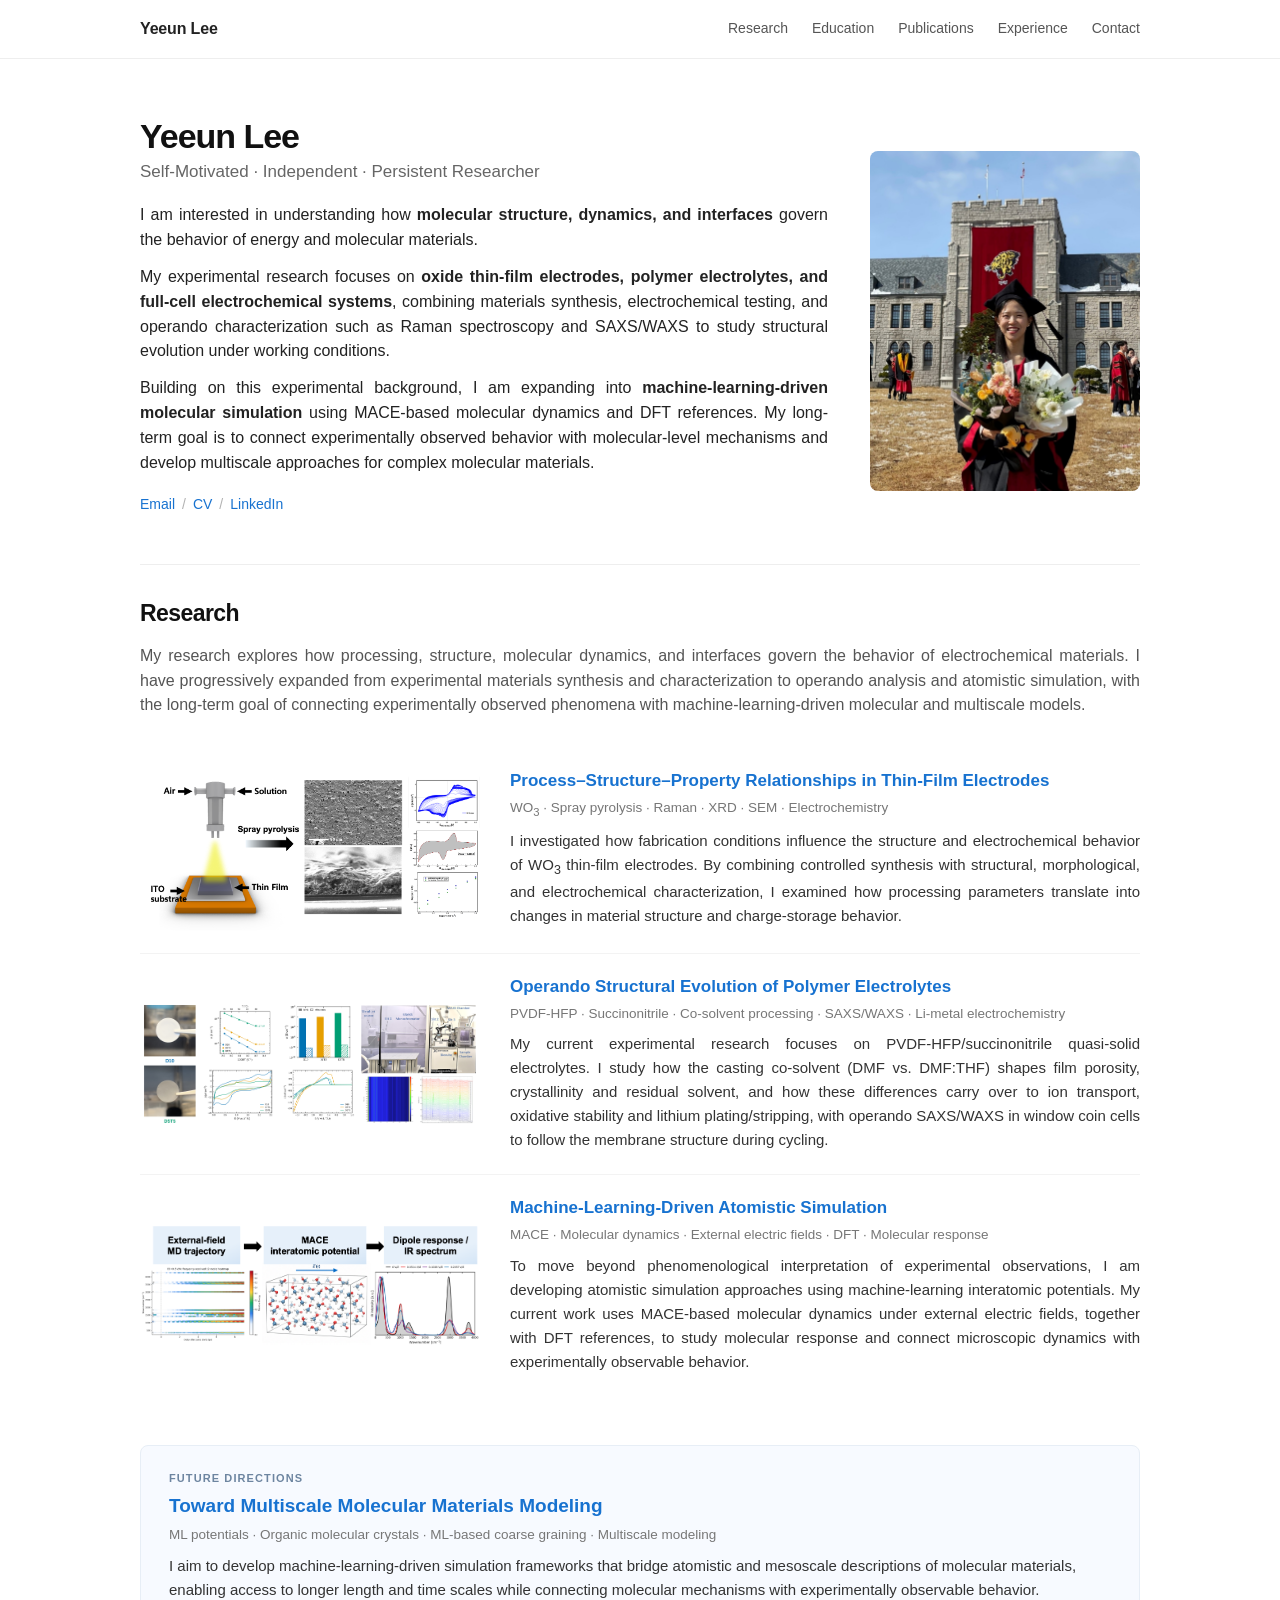
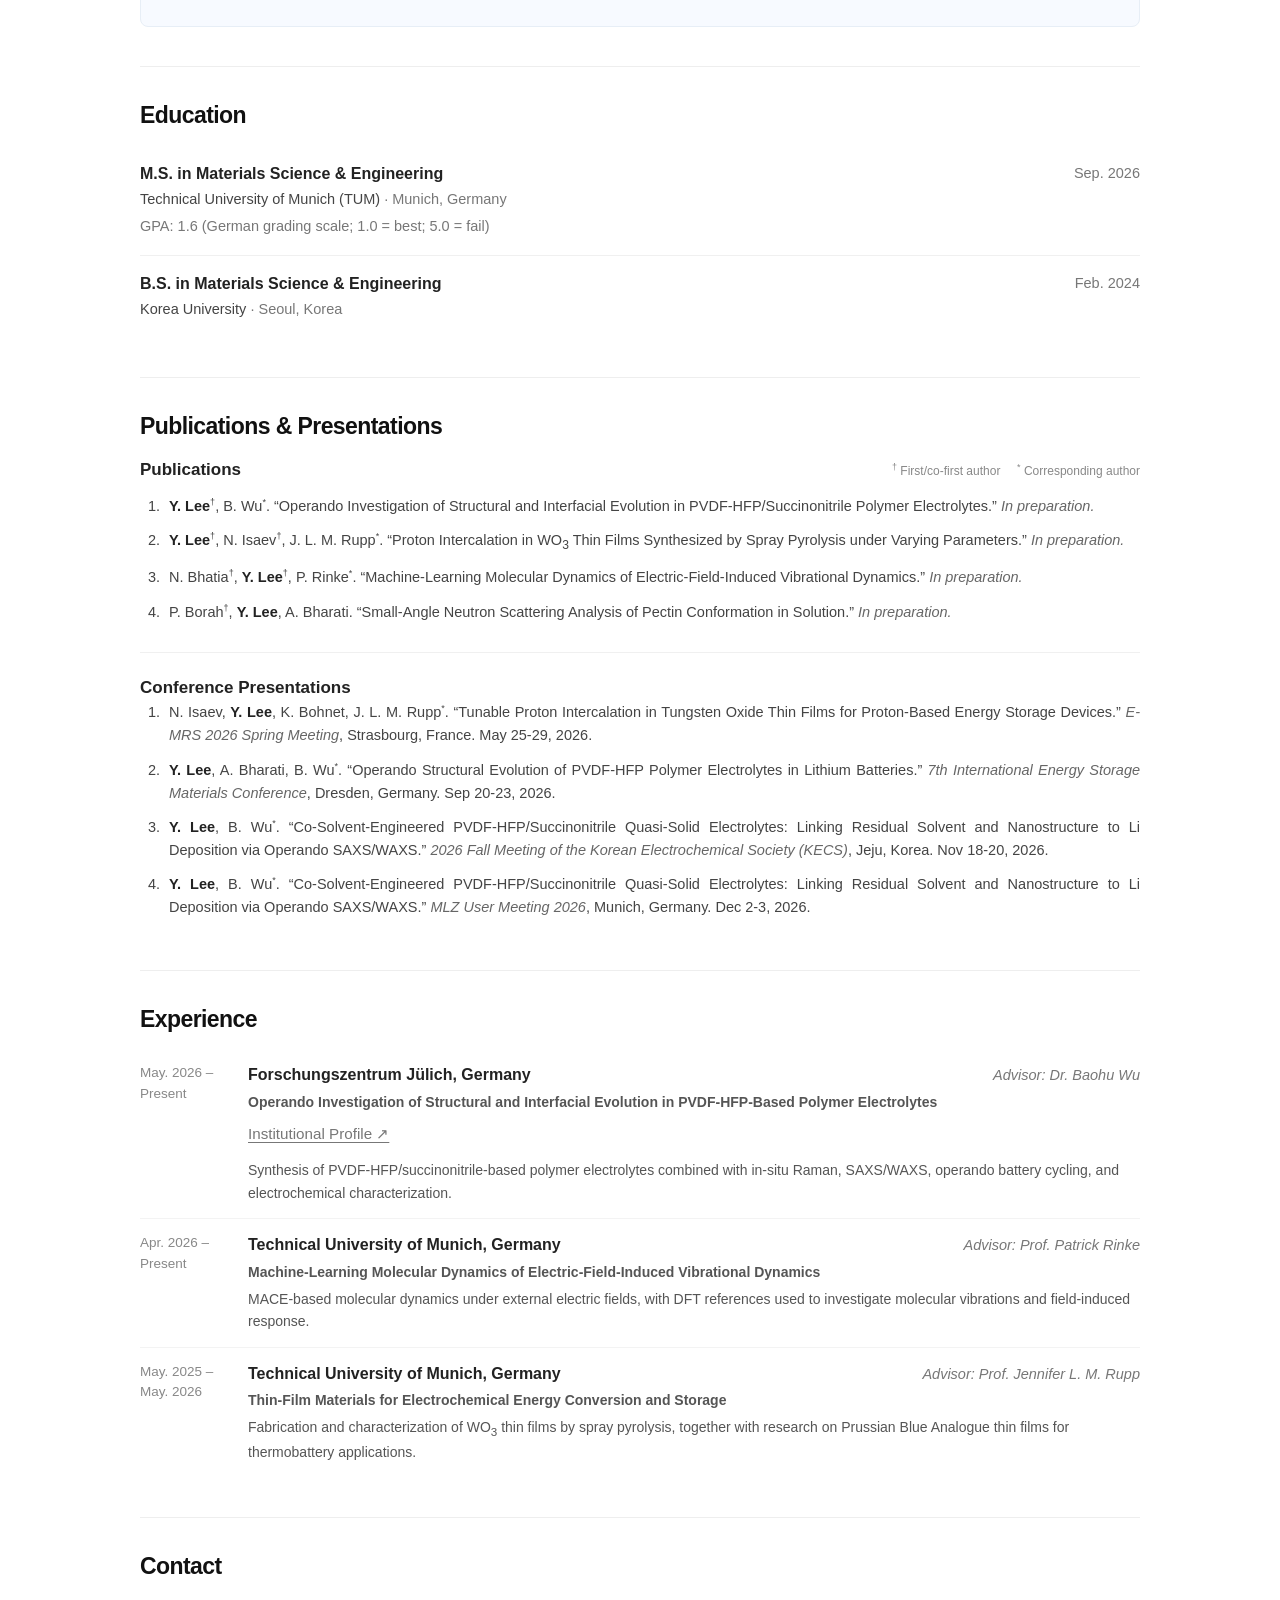
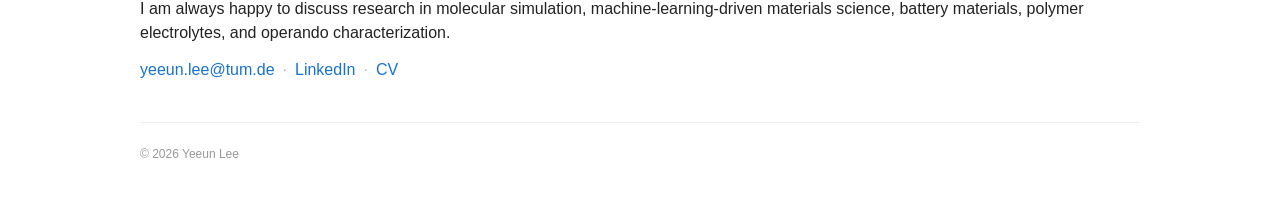
<file: index.html>
<!DOCTYPE html>
<html lang="en">
<head>
  <meta charset="UTF-8">
  <meta name="viewport" content="width=device-width, initial-scale=1.0">
  <link rel="icon" type="image/png" href="favicon.png">
  <title>Yeeun Lee | Materials Science & Engineering</title>
  <meta
    name="description"
    content="Yeeun Lee — materials science, battery electrolytes, operando characterization, and molecular simulation."
  >

  <link rel="stylesheet" href="style.css">
  
</head>

<body>

  <!-- =========================
       Navigation
  ========================== -->
  <header class="site-header">
    <div class="nav-wrap">
      <a class="site-name" href="#home">Yeeun Lee</a>

      <nav class="nav-links" aria-label="Primary navigation">
      
        <a href="#research">Research</a>
        <a href="#education">Education</a>
        <a href="#publications">Publications</a>
        <a href="#experience">Experience</a>
        <a href="#contact">Contact</a>
      
      </nav>
    </div>
  </header>


  <main class="page-shell">

    <!-- =========================
         Intro
    ========================== -->
    <section class="intro" id="home">

      <div class="intro-text">

      <h1>Yeeun Lee</h1>
        
      <p class="intro-role">
        Self-Motivated · Independent · Persistent Researcher
      </p>
      <p>
        I am interested in understanding how <strong>molecular structure,
        dynamics, and interfaces</strong> govern the behavior of energy and
        molecular materials.
      </p>
      
      <p>
        My experimental research focuses on <strong>oxide thin-film electrodes,
        polymer electrolytes, and full-cell electrochemical systems</strong>,
        combining materials synthesis, electrochemical testing, and operando
        characterization such as Raman spectroscopy and SAXS/WAXS to study
        structural evolution under working conditions.
      </p>
      
      <p>
        Building on this experimental background, I am expanding into
        <strong>machine-learning-driven molecular simulation</strong> using
        MACE-based molecular dynamics and DFT references. My long-term goal is to
        connect experimentally observed behavior with molecular-level mechanisms
        and develop multiscale approaches for complex molecular materials.
      </p>

        <div class="profile-links">
          <a href="mailto:yeeun.lee@tum.de">Email</a>
          <span>/</span>
          <a href="Yeeun_Lee_CV.pdf" target="_blank">CV</a>
          <span>/</span>
          <a
            href="https://www.linkedin.com/in/yeeun-lee-6222b6360"
            target="_blank"
            rel="noopener"
          >LinkedIn</a>
        </div>

      </div>

      <div class="intro-photo">
        <img src="yeeun.jpg?v=18" alt="Yeeun Lee">
      </div>

    </section>


    <!-- =========================
         Research
    ========================== -->
<section class="section" id="research">
  <h2>Research</h2>

  <p class="section-intro">
    My research explores how processing, structure, molecular dynamics,
    and interfaces govern the behavior of electrochemical materials.
    I have progressively expanded from experimental materials synthesis
    and characterization to operando analysis and atomistic simulation,
    with the long-term goal of connecting experimentally observed
    phenomena with machine-learning-driven molecular and multiscale models.
  </p>

  <!-- 1 -->
<article class="research-entry">

  <div class="research-figure">
    <a href="research-thinfilm.html">
      <img
        src="images/research-thinfilm.png"
        alt="Thin-film electrode research overview"
      >
    </a>
  </div>

  <div class="research-copy">

    <h3>
      <a href="research-thinfilm.html">
        Process–Structure–Property Relationships in Thin-Film Electrodes
      </a>
    </h3>

    <p class="research-meta">
      WO<sub>3</sub> · Spray pyrolysis · Raman · XRD · SEM · Electrochemistry
    </p>

    <p>
      I investigated how fabrication conditions influence the structure
      and electrochemical behavior of WO<sub>3</sub> thin-film electrodes.
      By combining controlled synthesis with structural, morphological,
      and electrochemical characterization, I examined how processing
      parameters translate into changes in material structure and
      charge-storage behavior.
    </p>

  </div>

</article>

  <!-- 2 -->
<article class="research-entry">

  <div class="research-figure">
    <a href="research-polymer.html">
      <img
        src="images/research-polymer2.png"
        alt="Polymer electrolyte operando research overview"
      >
    </a>
  </div>

  <div class="research-copy">

    <h3>
      <a href="research-polymer.html">
        Operando Structural Evolution of Polymer Electrolytes
      </a>
    </h3>

    <p class="research-meta">
      PVDF-HFP · Succinonitrile · Co-solvent processing · SAXS/WAXS · Li-metal electrochemistry
    </p>

    <p>
      My current experimental research focuses on PVDF-HFP/succinonitrile
      quasi-solid electrolytes. I study how the casting co-solvent (DMF vs.
      DMF:THF) shapes film porosity, crystallinity and residual solvent, and
      how these differences carry over to ion transport, oxidative stability
      and lithium plating/stripping, with operando SAXS/WAXS in window coin
      cells to follow the membrane structure during cycling.
    </p>

  </div>

</article>

  <!-- 3 -->
<article class="research-entry">

  <div class="research-figure">
    <a href="research-mlmd.html">
      <img
        src="images/research-mlmd.png"
        alt="Machine-learning-driven atomistic simulation research overview"
      >
    </a>
  </div>

  <div class="research-copy">

    <h3>
      <a href="research-mlmd.html">
        Machine-Learning-Driven Atomistic Simulation
      </a>
    </h3>

    <p class="research-meta">
      MACE · Molecular dynamics · External electric fields · DFT · Molecular response
    </p>

    <p>
      To move beyond phenomenological interpretation of experimental
      observations, I am developing atomistic simulation approaches using
      machine-learning interatomic potentials. My current work uses MACE-based
      molecular dynamics under external electric fields, together with DFT
      references, to study molecular response and connect microscopic dynamics
      with experimentally observable behavior.
    </p>

  </div>

</article>
</section>


    <!-- =========================
         Future Directions
    ========================== -->
    <section class="future-section" id="future">

      <div class="future-card">

        <p class="future-label">
          FUTURE DIRECTIONS
        </p>

        <h2>
          Toward Multiscale Molecular Materials Modeling
        </h2>

        <p class="future-meta">
          ML potentials · Organic molecular crystals · ML-based coarse graining · Multiscale modeling
        </p>

        <p class="future-text">
          I aim to develop machine-learning-driven simulation frameworks that
          bridge atomistic and mesoscale descriptions of molecular materials,
          enabling access to longer length and time scales while connecting
          molecular mechanisms with experimentally observable behavior.
        </p>

      </div>

    </section>

<!-- =========================
     Education
========================== -->

<section class="section" id="education">

  <h2>Education</h2>

  <div class="education-list">


    <!-- TUM -->
    <div class="education-entry">

      <div class="education-main">

        <h3>
          M.S. in Materials Science &amp; Engineering
        </h3>

        <p class="education-school">
          Technical University of Munich (TUM)
          <span>· Munich, Germany</span>
        </p>

        <p class="education-detail">
          GPA: 1.6 (German grading scale; 1.0 = best; 5.0 = fail)
        </p>

      </div>

      <div class="education-date">
        Sep. 2026
      </div>

    </div>


    <!-- Korea University -->
    <div class="education-entry">

      <div class="education-main">

        <h3>
          B.S. in Materials Science &amp; Engineering
        </h3>

        <p class="education-school">
          Korea University
          <span>· Seoul, Korea</span>
        </p>

      </div>

      <div class="education-date">
        Feb. 2024
      </div>

    </div>


  </div>

</section>
    
<!-- =========================
     Publications & Presentations
========================== -->
<section class="section" id="publications">

  <h2>Publications &amp; Presentations</h2>


  <!-- Publications -->
  <div class="publication-group">

<div class="publication-heading-row">

  <h3 class="publication-subtitle">
    Publications
  </h3>

  <p class="author-note">
    <sup>†</sup> First/co-first author
    &nbsp;&nbsp;&nbsp;
    <sup>*</sup> Corresponding author
  </p>

</div>

    <ol class="publication-list">

      <li>
        <strong>Y. Lee</strong><sup>†</sup>, B. Wu<sup>*</sup>.
        “Operando Investigation of Structural and Interfacial Evolution
        in PVDF-HFP/Succinonitrile Polymer Electrolytes.”
        <em>In preparation.</em>
      </li>

      <li>
        <strong>Y. Lee</strong><sup>†</sup>, N. Isaev<sup>†</sup>,
        J. L. M. Rupp<sup>*</sup>.
        “Proton Intercalation in WO<sub>3</sub> Thin Films Synthesized
        by Spray Pyrolysis under Varying Parameters.”
        <em>In preparation.</em>
      </li>

      <li>
        N. Bhatia<sup>†</sup>, <strong>Y. Lee</strong><sup>†</sup>,
        P. Rinke<sup>*</sup>.
        “Machine-Learning Molecular Dynamics of Electric-Field-Induced
        Vibrational Dynamics.”
        <em>In preparation.</em>
      </li>

      <li>
        P. Borah<sup>†</sup>, <strong>Y. Lee</strong>, A. Bharati.
        “Small-Angle Neutron Scattering Analysis of Pectin Conformation
        in Solution.”
        <em>In preparation.</em>
      </li>

    </ol>


  </div>


  <!-- Conference Presentations -->
  <div class="publication-group presentation-group">

    <h3 class="publication-subtitle">
      Conference Presentations
    </h3>

    <ol class="publication-list">

      <li>
        N. Isaev, <strong>Y. Lee</strong>, K. Bohnet, J. L. M. Rupp<sup>*</sup>.
        “Tunable Proton Intercalation in Tungsten Oxide Thin Films
        for Proton-Based Energy Storage Devices.”
        <em>E-MRS 2026 Spring Meeting</em>,
        Strasbourg, France. May 25-29, 2026.
      </li>
      
      <li>
        <strong>Y. Lee</strong>, A. Bharati, B. Wu<sup>*</sup>.
        “Operando Structural Evolution of PVDF-HFP Polymer Electrolytes in Lithium Batteries.”
        <em>7th International Energy Storage Materials Conference</em>,
        Dresden, Germany. Sep 20-23, 2026. 
      </li>
      
      <li>
        <strong>Y. Lee</strong>, B. Wu<sup>*</sup>.
        “Co-Solvent-Engineered PVDF-HFP/Succinonitrile Quasi-Solid Electrolytes: Linking Residual Solvent and Nanostructure to Li Deposition via Operando SAXS/WAXS.”
        <em>2026 Fall Meeting of the Korean Electrochemical Society (KECS)</em>,
        Jeju, Korea. Nov 18-20, 2026.
      </li>

      <li>
        <strong>Y. Lee</strong>, B. Wu<sup>*</sup>.
        “Co-Solvent-Engineered PVDF-HFP/Succinonitrile Quasi-Solid Electrolytes: Linking Residual Solvent and Nanostructure to Li Deposition via Operando SAXS/WAXS.”
        <em>MLZ User Meeting 2026</em>,
        Munich, Germany. Dec 2-3, 2026.
      </li>
      
    </ol>

  </div>

</section>


<!-- =========================
     Experience
========================== -->
<section class="section" id="experience">

  <h2>Experience</h2>

  <div class="timeline">


    <!-- Forschungszentrum Jülich -->
    <div class="timeline-row">

      <div class="timeline-year">
        May. 2026 – Present
      </div>

      <div class="experience-content">

        <div class="experience-header">
          <h3>Forschungszentrum Jülich, Germany</h3>

          <span class="experience-advisor">
            Advisor: Dr. Baohu Wu
          </span>
        </div>

        <p class="experience-project">
          Operando Investigation of Structural and Interfacial Evolution
          in PVDF-HFP-Based Polymer Electrolytes
        </p>

        <div class="experience-link">
          <a href="https://www.fz-juelich.de/profile/lee_ye"
             target="_blank"
             rel="noopener noreferrer">
            Institutional Profile ↗
          </a>
        </div>
        
        <p>
          Synthesis of PVDF-HFP/succinonitrile-based polymer electrolytes
          combined with in-situ Raman, SAXS/WAXS, operando battery cycling,
          and electrochemical characterization.
        </p>

      </div>

    </div>


    <!-- TUM / Patrick Rinke -->
    <div class="timeline-row">

      <div class="timeline-year">
         Apr. 2026 – Present
      </div>

      <div class="experience-content">

        <div class="experience-header">
          <h3>Technical University of Munich, Germany</h3>

          <span class="experience-advisor">
            Advisor: Prof. Patrick Rinke
          </span>
        </div>

        <p class="experience-project">
          Machine-Learning Molecular Dynamics of Electric-Field-Induced
          Vibrational Dynamics
        </p>

        <p>
          MACE-based molecular dynamics under external electric fields,
          with DFT references used to investigate molecular vibrations
          and field-induced response.
        </p>

      </div>

    </div>


    <!-- TUM / Jennifer Rupp -->
    <div class="timeline-row">

      <div class="timeline-year">
         May. 2025 – May. 2026
      </div>

      <div class="experience-content">

        <div class="experience-header">
          <h3>Technical University of Munich, Germany</h3>

          <span class="experience-advisor">
            Advisor: Prof. Jennifer L. M. Rupp
          </span>
        </div>

        <p class="experience-project">
          Thin-Film Materials for Electrochemical Energy Conversion and Storage
        </p>

        <p>
          Fabrication and characterization of WO<sub>3</sub> thin films
          by spray pyrolysis, together with research on Prussian Blue
          Analogue thin films for thermobattery applications.
        </p>

      </div>

    </div>


  </div>

</section>

    
    <!-- =========================
         Contact
    ========================== -->
    <section class="section contact-section" id="contact">

      <h2>Contact</h2>

      <p>
        I am always happy to discuss research in molecular simulation,
        machine-learning-driven materials science, battery materials,
        polymer electrolytes, and operando characterization.
      </p>

      <p class="contact-links">
        <a href="mailto:yeeun.lee@tum.de">yeeun.lee@tum.de</a>
        <span>·</span>
        <a
          href="https://www.linkedin.com/in/yeeun-lee-6222b6360"
          target="_blank"
          rel="noopener"
        >LinkedIn</a>
        <span>·</span>
        <a href="Yeeun_Lee_CV.pdf" target="_blank" rel="noopener">CV</a>
      </p>

    </section>

  </main>


  <footer class="footer">
    <p>© 2026 Yeeun Lee</p>
  </footer>

</body>
</html>
</file>
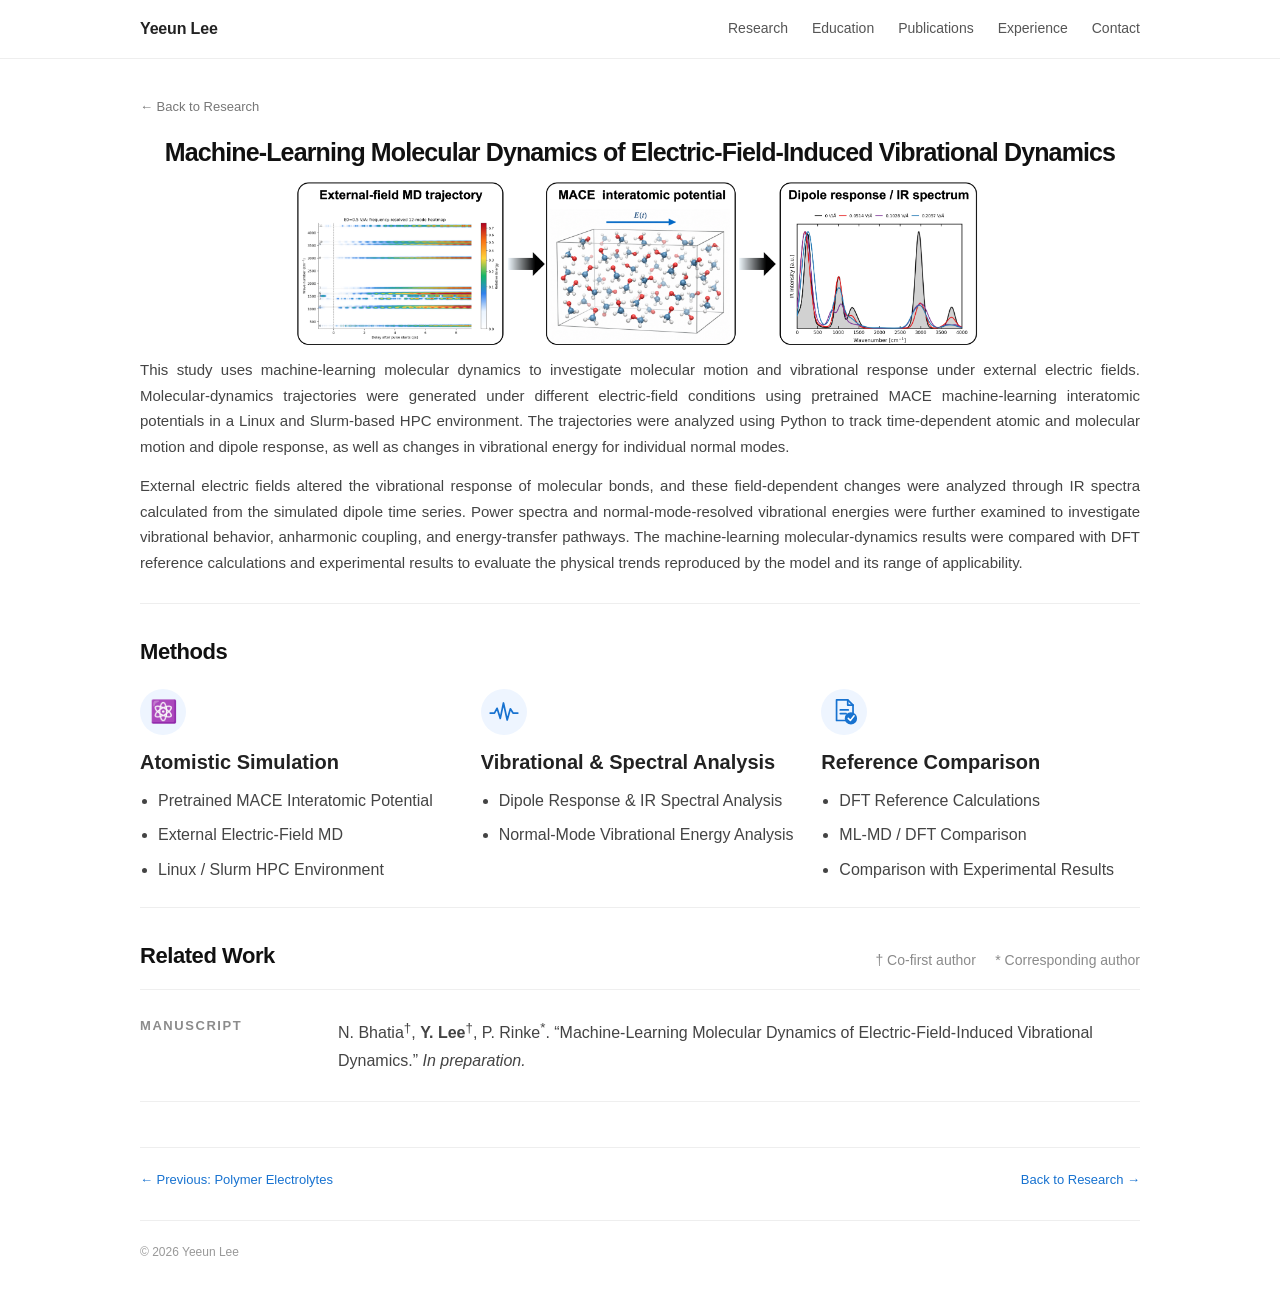
<file: research-mlmd.html>
<!DOCTYPE html>
<html lang="en">

<head>
  <meta charset="UTF-8">
  <meta name="viewport" content="width=device-width, initial-scale=1.0">

  <title>Machine-Learning Molecular Dynamics | Yeeun Lee</title>

  <meta
    name="description"
    content="Research on machine-learning molecular dynamics of electric-field-induced vibrational dynamics by Yeeun Lee."
  >

  <link rel="stylesheet" href="style.css">
  <link rel="icon" type="image/png" href="/favicon.png?v=13">
  <link rel="shortcut icon" type="image/png" href="/favicon.png?v=13">
  <link rel="apple-touch-icon" href="/favicon.png?v=13">
</head>


<body>


  <!-- =========================
       Navigation
  ========================== -->

  <header class="site-header">

    <div class="nav-wrap">

      <a class="site-name" href="index.html#home">
        Yeeun Lee
      </a>

      <nav class="nav-links" aria-label="Primary navigation">

        <a href="index.html#research">
          Research
        </a>
        
        <a href="index.html#education">
          Education
        </a>
        
        <a href="index.html#publications">
          Publications
        </a>

        <a href="index.html#experience">
          Experience
        </a>

        <a href="index.html#contact">
          Contact
        </a>

      </nav>

    </div>

  </header>



  <!-- =========================
       Main
  ========================== -->

  <main class="page-shell research-detail-page">


    <!-- =========================
         Research Header
    ========================== -->

    <section class="research-detail-header">

      <a
        href="index.html#research"
        class="back-to-research"
      >
        ← Back to Research
      </a>


      <h1>
        Machine-Learning Molecular Dynamics of
        Electric-Field-Induced Vibrational Dynamics
      </h1>

    </section>



<!-- =========================
     Main Figure
========================== -->

<section class="research-detail-figure mlmd-detail-figure">

  <img
    src="images/mlmd-detail.png"
    alt="Machine-learning molecular dynamics and vibrational analysis workflow"
  >

</section>



    <!-- =========================
         Overview
    ========================== -->

    <section class="research-overview-text">

  <p>
    This study uses machine-learning molecular dynamics to investigate
    molecular motion and vibrational response under external electric fields.
    Molecular-dynamics trajectories were generated under different electric-field
    conditions using pretrained MACE machine-learning interatomic potentials
    in a Linux and Slurm-based HPC environment. The trajectories were analyzed
    using Python to track time-dependent atomic and molecular motion and dipole
    response, as well as changes in vibrational energy for individual normal modes.
  </p>

  <p>
    External electric fields altered the vibrational response of molecular bonds,
    and these field-dependent changes were analyzed through IR spectra calculated
    from the simulated dipole time series. Power spectra and normal-mode-resolved
    vibrational energies were further examined to investigate vibrational behavior,
    anharmonic coupling, and energy-transfer pathways. The machine-learning
    molecular-dynamics results were compared with DFT reference calculations
    and experimental results to evaluate the physical trends reproduced by the
    model and its range of applicability.
  </p>

</section>




<!-- =========================
     Methods
========================== -->

<section class="research-detail-section methods-section">

  <h2>Methods</h2>

  <div class="methods-grid">


    <!-- 1 -->
    <div class="method-block">

      <div class="method-icon">
        ⚛️
      </div>

      <h3>Atomistic Simulation</h3>

      <ul>
        <li>Pretrained MACE Interatomic Potential</li>
        <li>External Electric-Field MD</li>
        <li>Linux / Slurm HPC Environment</li>
      </ul>

    </div>


    <!-- 2 -->
    <div class="method-block">

      <div class="method-icon method-icon-svg">

        <svg
          viewBox="0 0 64 64"
          aria-hidden="true"
        >
          <path
            d="M6 34
               H14
               L19 25
               L25 44
               L31 15
               L38 47
               L44 26
               L49 34
               H58"
          />
        </svg>

      </div>

      <h3>Vibrational &amp; Spectral Analysis</h3>

      <ul>
        <li>Dipole Response &amp; IR Spectral Analysis</li>
        <li>Normal-Mode Vibrational Energy Analysis</li>
      </ul>

    </div>


    <!-- 3 -->
    <div class="method-block">

      <div class="method-icon method-icon-svg">

        <svg
          viewBox="0 0 64 64"
          aria-hidden="true"
        >

          <!-- Document -->
          <path
            d="M18 9
               H39
               L49 19
               V48
               H18
               Z"
          />

          <!-- Folded corner -->
          <path
            d="M39 9
               V19
               H49"
          />

          <!-- Document lines -->
          <path d="M25 28 H40" />
          <path d="M25 35 H36" />

          <!-- Validation check -->
          <circle
            cx="45"
            cy="44"
            r="10"
            class="validation-circle"
          />

          <path
            d="M40 44
               L44 48
               L51 39"
            class="validation-check"
          />

        </svg>

      </div>

      <h3>Reference Comparison</h3>

      <ul>
        <li>DFT Reference Calculations</li>
        <li>ML-MD / DFT Comparison</li>
        <li>Comparison with Experimental Results</li>
      </ul>

    </div>


  </div>

</section>


    <!-- =========================
         Related Work
    ========================== -->

    <section class="research-detail-section related-work-section">

      <div class="related-work-header">

        <h2>Related Work</h2>

        <div class="related-work-note">
          † Co-first author &nbsp;&nbsp;&nbsp; * Corresponding author
        </div>

      </div>


      <div class="related-work-list">

        <div class="related-work-row">

          <div class="related-work-type">
            MANUSCRIPT
          </div>

          <div class="related-work-content">
            N. Bhatia<sup>†</sup>,
            <strong>Y. Lee</strong><sup>†</sup>,
            P. Rinke<sup>*</sup>.
            “Machine-Learning Molecular Dynamics of
            Electric-Field-Induced Vibrational Dynamics.”
            <em>In preparation.</em>
          </div>

        </div>

      </div>

    </section>



    <!-- =========================
         Bottom Navigation
    ========================== -->

    <div class="research-detail-bottom-nav">

      <a href="research-polymer.html">
        ← Previous: Polymer Electrolytes
      </a>

      <a href="index.html#research">
        Back to Research →
      </a>

    </div>


  </main>



  <!-- =========================
       Footer
  ========================== -->

  <footer class="footer">

    <p>
      © 2026 Yeeun Lee
    </p>

  </footer>


</body>

</html>
</file>
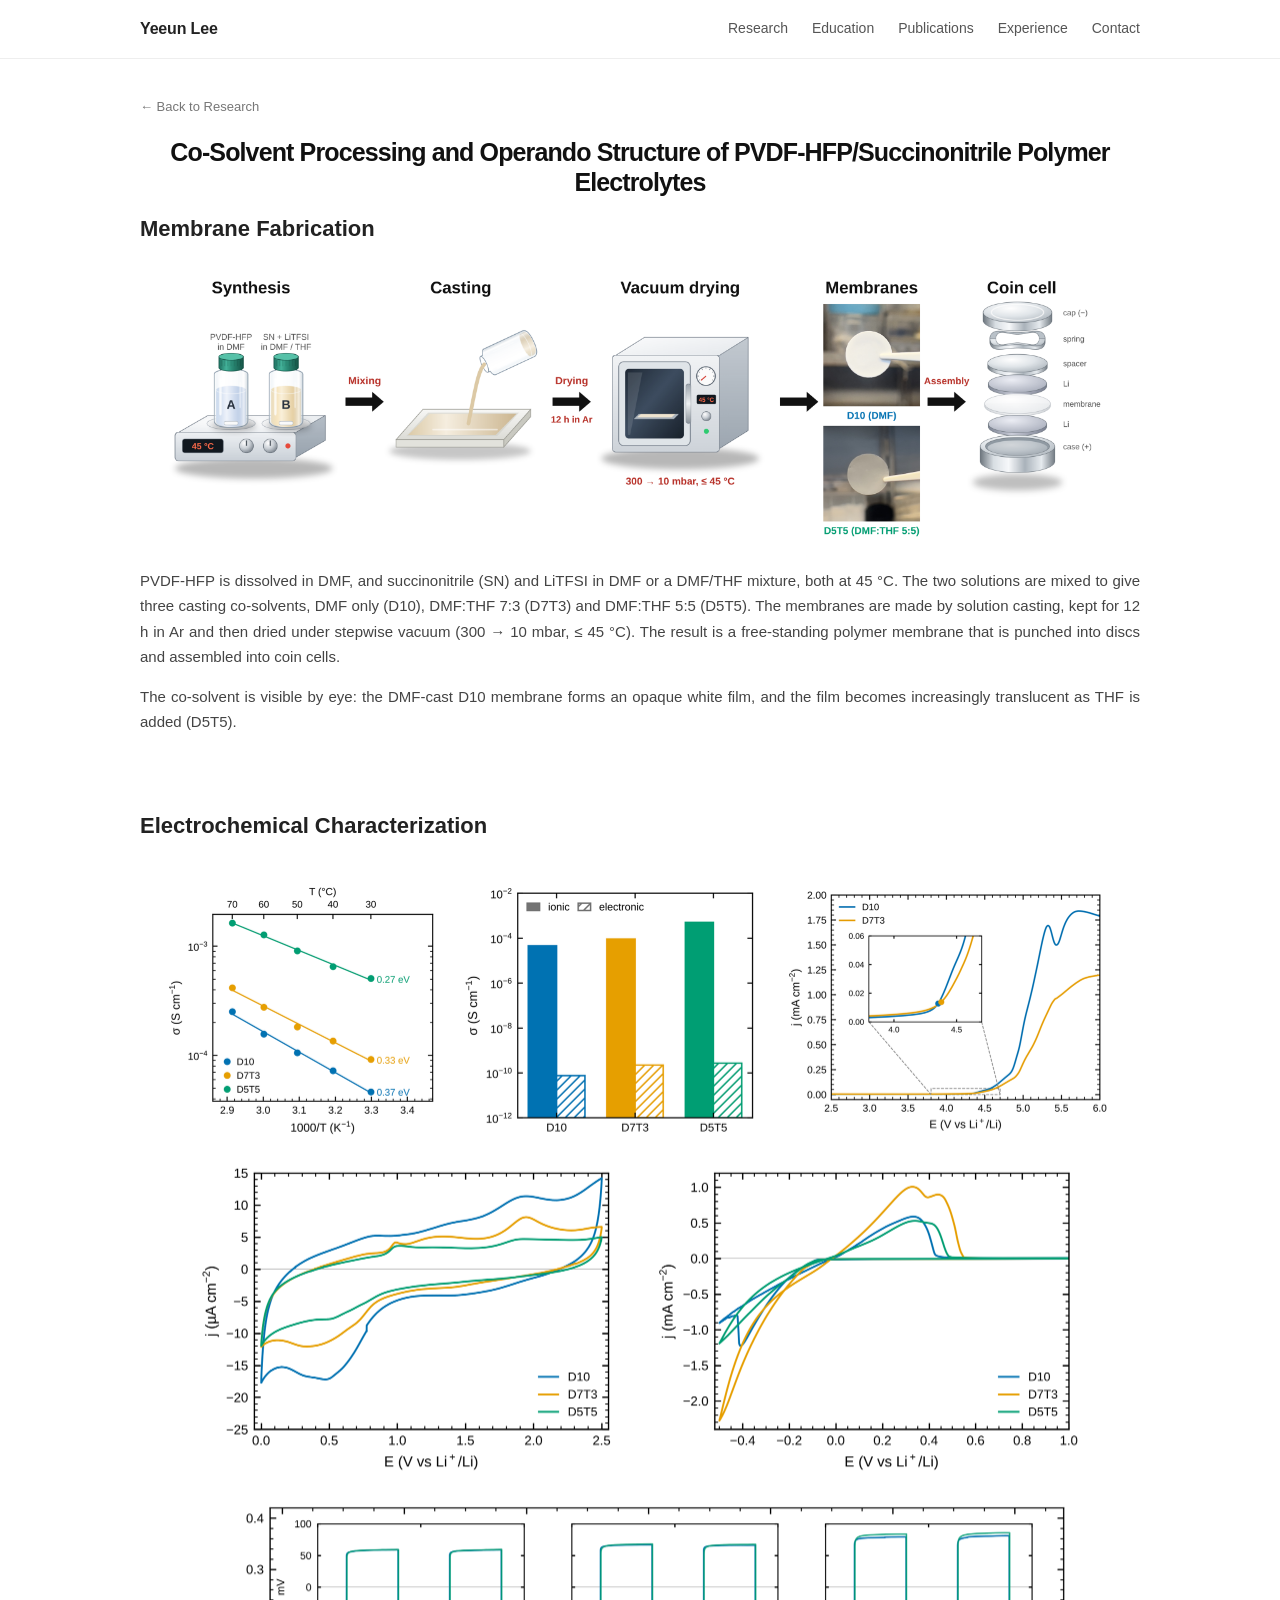
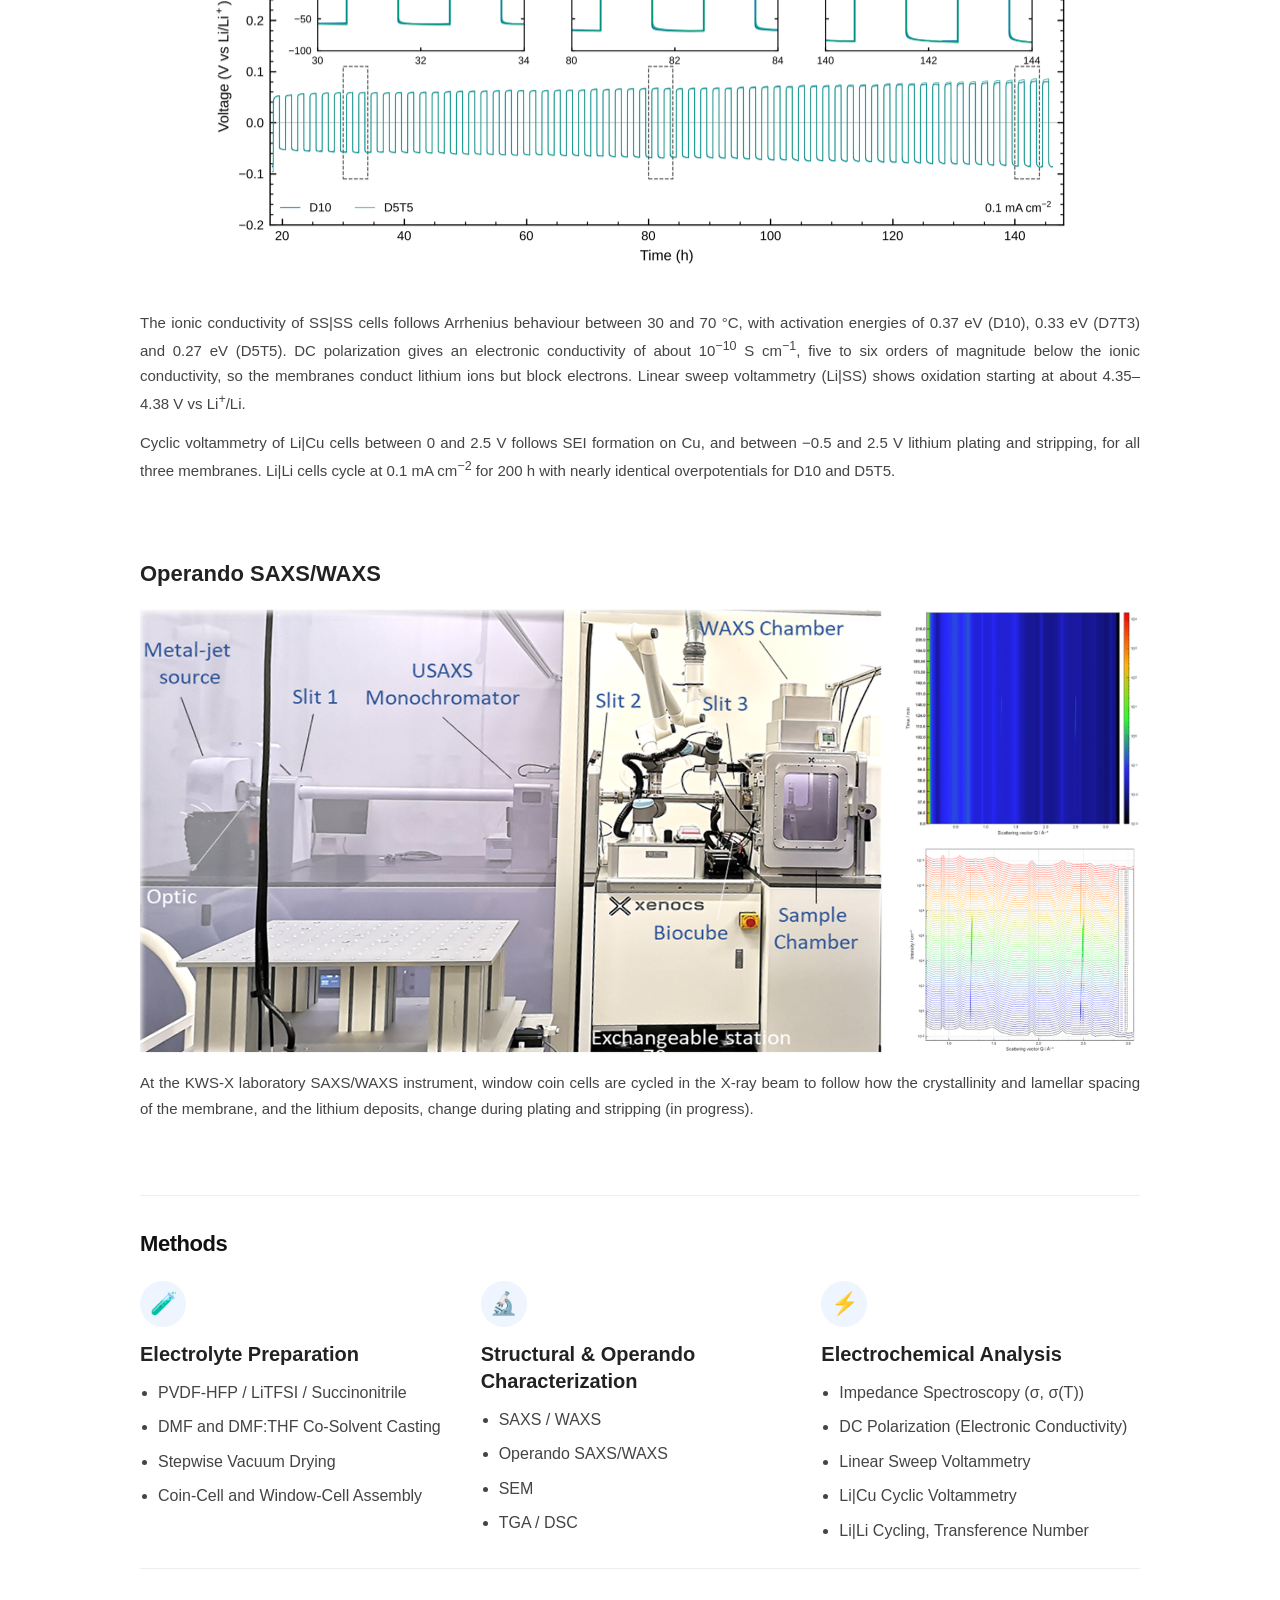
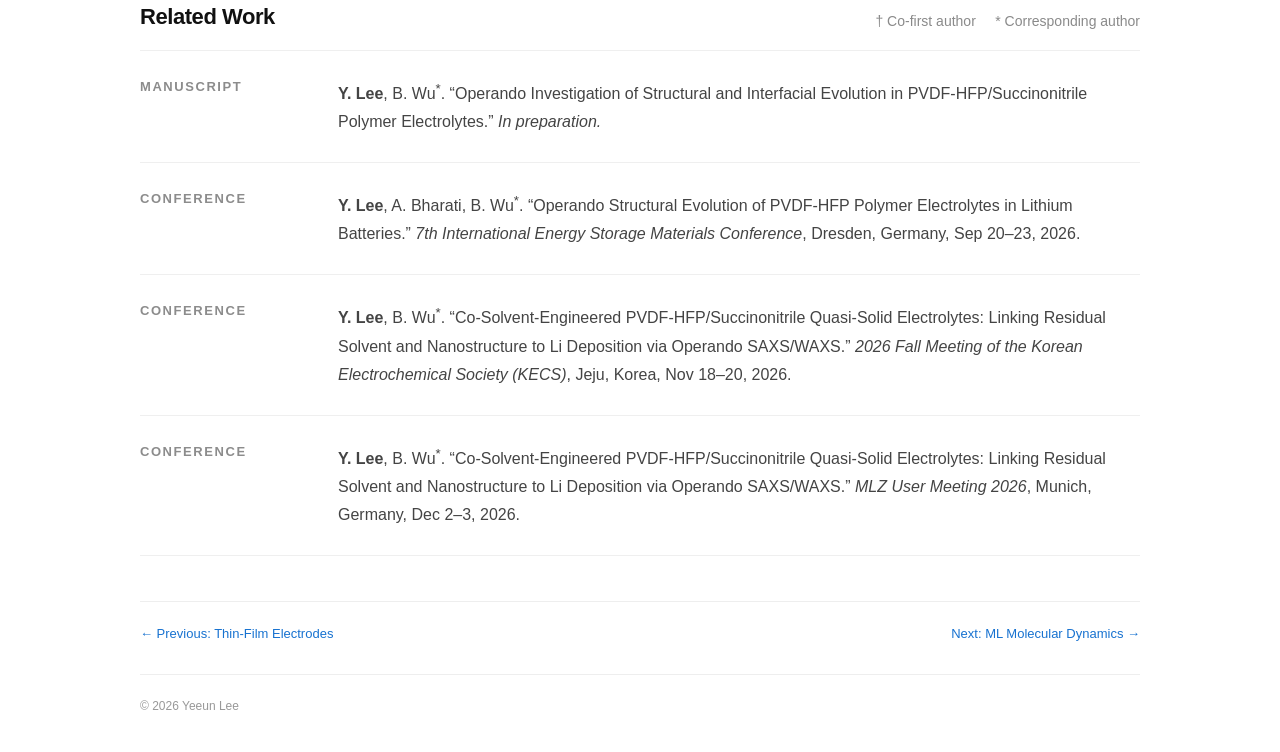
<file: research-polymer.html>
<!DOCTYPE html>
<html lang="en">

<head>
  <meta charset="UTF-8">
  <meta name="viewport" content="width=device-width, initial-scale=1.0">

  <title>Polymer Electrolytes | Yeeun Lee</title>

  <meta
    name="description"
    content="Research on the operando structural evolution of PVDF-HFP polymer electrolytes in lithium batteries by Yeeun Lee."
  >

  <link rel="stylesheet" href="style.css">
  <link rel="icon" type="image/png" href="/favicon.png?v=13">
  <link rel="shortcut icon" type="image/png" href="/favicon.png?v=13">
  <link rel="apple-touch-icon" href="/favicon.png?v=13">
</head>


<body>


  <!-- =========================
       Navigation
  ========================== -->

  <header class="site-header">

    <div class="nav-wrap">

      <a class="site-name" href="index.html#home">
        Yeeun Lee
      </a>

      <nav class="nav-links" aria-label="Primary navigation">

        <a href="index.html#research">
          Research
        </a>

        <a href="index.html#education">
          Education
        </a>
        
        <a href="index.html#publications">
          Publications
        </a>

        <a href="index.html#experience">
          Experience
        </a>

        <a href="index.html#contact">
          Contact
        </a>

      </nav>

    </div>

  </header>



  <!-- =========================
       Main
  ========================== -->

  <main class="page-shell research-detail-page">


    <!-- =========================
         Research Header
    ========================== -->

    <section class="research-detail-header">

      <a
        href="index.html#research"
        class="back-to-research"
      >
        ← Back to Research
      </a>


      <h1>
        Co-Solvent Processing and Operando Structure of
        PVDF-HFP/Succinonitrile Polymer Electrolytes
      </h1>

    </section>



    <!-- =========================
         1. Membrane fabrication
    ========================== -->

    <section class="polymer-part">

      <h2>Membrane Fabrication</h2>

      <figure class="research-detail-figure polymer-detail-figure">
        <img
          src="images/polymer-fabrication.png"
          alt="Solution preparation, solution casting, vacuum drying, photographs of the D10 and D5T5 membranes, and coin-cell assembly"
        >
      </figure>

      <div class="research-overview-text">
        <p>
          PVDF-HFP is dissolved in DMF, and succinonitrile (SN) and LiTFSI in
          DMF or a DMF/THF mixture, both at 45 °C. The two solutions are mixed
          to give three casting co-solvents, DMF only (D10), DMF:THF 7:3 (D7T3)
          and DMF:THF 5:5 (D5T5). The membranes are made by solution casting,
          kept for 12 h in Ar and then dried under stepwise vacuum
          (300 → 10 mbar, ≤ 45 °C). The result
          is a free-standing polymer membrane that is punched into discs and
          assembled into coin cells.
        </p>
        <p>
          The co-solvent is visible by eye: the DMF-cast D10 membrane forms an
          opaque white film, and the film becomes increasingly translucent as
          THF is added (D5T5).
        </p>
      </div>

    </section>



    <!-- =========================
         2. Electrochemical characterization
    ========================== -->

    <section class="polymer-part">

      <h2>Electrochemical Characterization</h2>

      <figure class="research-detail-figure polymer-detail-figure">
        <img
          src="images/polymer-electrochem.png"
          alt="Arrhenius plot of ionic conductivity, ionic versus electronic conductivity, linear sweep voltammetry, Li|Cu cyclic voltammetry and Li|Li cycling"
        >
      </figure>

      <div class="research-overview-text">
        <p>
          The ionic conductivity of SS|SS cells follows Arrhenius behaviour
          between 30 and 70 °C, with activation energies of 0.37 eV (D10),
          0.33 eV (D7T3) and 0.27 eV (D5T5). DC polarization gives an electronic
          conductivity of about 10<sup>−10</sup> S cm<sup>−1</sup>, five to six
          orders of magnitude below the ionic conductivity, so the membranes
          conduct lithium ions but block electrons. Linear sweep voltammetry
          (Li|SS) shows oxidation starting at about 4.35–4.38 V vs
          Li<sup>+</sup>/Li.
        </p>
        <p>
          Cyclic voltammetry of Li|Cu cells between 0 and 2.5 V follows SEI
          formation on Cu, and between −0.5 and 2.5 V lithium plating and
          stripping, for all three membranes. Li|Li cells cycle at
          0.1 mA cm<sup>−2</sup> for 200 h with nearly identical overpotentials
          for D10 and D5T5.
        </p>
      </div>

    </section>



    <!-- =========================
         3. Operando SAXS/WAXS
    ========================== -->

    <section class="polymer-part">

      <h2>Operando SAXS/WAXS</h2>

      <figure class="research-detail-figure polymer-detail-figure">
        <img
          src="images/polymer-operando.png"
          alt="KWS-X laboratory SAXS/WAXS instrument and scattering data"
        >
      </figure>

      <div class="research-overview-text">
        <p>
          At the KWS-X laboratory SAXS/WAXS instrument, window coin cells are
          cycled in the X-ray beam to follow how the crystallinity and lamellar
          spacing of the membrane, and the lithium deposits, change during
          plating and stripping (in progress).
        </p>
      </div>

    </section>



    <!-- =========================
         Methods
    ========================== -->

    <section class="research-detail-section methods-section">

      <h2>Methods</h2>

      <div class="methods-grid">

        <div class="method-block">
          <div class="method-icon">🧪</div>
          <h3>Electrolyte Preparation</h3>
          <ul>
            <li>PVDF-HFP / LiTFSI / Succinonitrile</li>
            <li>DMF and DMF:THF Co-Solvent Casting</li>
            <li>Stepwise Vacuum Drying</li>
            <li>Coin-Cell and Window-Cell Assembly</li>
          </ul>
        </div>

        <div class="method-block">
          <div class="method-icon">🔬</div>
          <h3>Structural &amp; Operando Characterization</h3>
          <ul>
            <li>SAXS / WAXS</li>
            <li>Operando SAXS/WAXS</li>
            <li>SEM</li>
            <li>TGA / DSC</li>
          </ul>
        </div>

        <div class="method-block">
          <div class="method-icon">⚡</div>
          <h3>Electrochemical Analysis</h3>
          <ul>
            <li>Impedance Spectroscopy (σ, σ(T))</li>
            <li>DC Polarization (Electronic Conductivity)</li>
            <li>Linear Sweep Voltammetry</li>
            <li>Li|Cu Cyclic Voltammetry</li>
            <li>Li|Li Cycling, Transference Number</li>
          </ul>
        </div>

      </div>

    </section>



    <!-- =========================
         Related Work
    ========================== -->

    <section class="research-detail-section related-work-section">

      <div class="related-work-header">
        <h2>Related Work</h2>
        <div class="related-work-note">
          † Co-first author &nbsp;&nbsp;&nbsp; * Corresponding author
        </div>
      </div>

      <div class="related-work-list">

        <div class="related-work-row">
          <div class="related-work-type">MANUSCRIPT</div>
          <div class="related-work-content">
            <strong>Y. Lee</strong>, B. Wu<sup>*</sup>.
            “Operando Investigation of Structural and Interfacial Evolution in
            PVDF-HFP/Succinonitrile Polymer Electrolytes.”
            <em>In preparation.</em>
          </div>
        </div>

        <div class="related-work-row">
          <div class="related-work-type">CONFERENCE</div>
          <div class="related-work-content">
            <strong>Y. Lee</strong>, A. Bharati, B. Wu<sup>*</sup>.
            “Operando Structural Evolution of PVDF-HFP Polymer Electrolytes in
            Lithium Batteries.”
            <em>7th International Energy Storage Materials Conference</em>,
            Dresden, Germany, Sep 20–23, 2026.
          </div>
        </div>

        <div class="related-work-row">
          <div class="related-work-type">CONFERENCE</div>
          <div class="related-work-content">
            <strong>Y. Lee</strong>, B. Wu<sup>*</sup>.
            “Co-Solvent-Engineered PVDF-HFP/Succinonitrile Quasi-Solid
            Electrolytes: Linking Residual Solvent and Nanostructure to Li
            Deposition via Operando SAXS/WAXS.”
            <em>2026 Fall Meeting of the Korean Electrochemical Society (KECS)</em>,
            Jeju, Korea, Nov 18–20, 2026.
          </div>
        </div>

        <div class="related-work-row">
          <div class="related-work-type">CONFERENCE</div>
          <div class="related-work-content">
            <strong>Y. Lee</strong>, B. Wu<sup>*</sup>.
            “Co-Solvent-Engineered PVDF-HFP/Succinonitrile Quasi-Solid
            Electrolytes: Linking Residual Solvent and Nanostructure to Li
            Deposition via Operando SAXS/WAXS.”
            <em>MLZ User Meeting 2026</em>,
            Munich, Germany, Dec 2–3, 2026.
          </div>
        </div>

      </div>

    </section>



    <!-- =========================
         Bottom Navigation
    ========================== -->

    <div class="research-detail-bottom-nav">

      <a href="research-thinfilm.html">
        ← Previous: Thin-Film Electrodes
      </a>

      <a href="research-mlmd.html">
        Next: ML Molecular Dynamics →
      </a>

    </div>


  </main>



  <!-- =========================
       Footer
  ========================== -->

  <footer class="footer">

    <p>
      © 2026 Yeeun Lee
    </p>

  </footer>


</body>

</html>
</file>
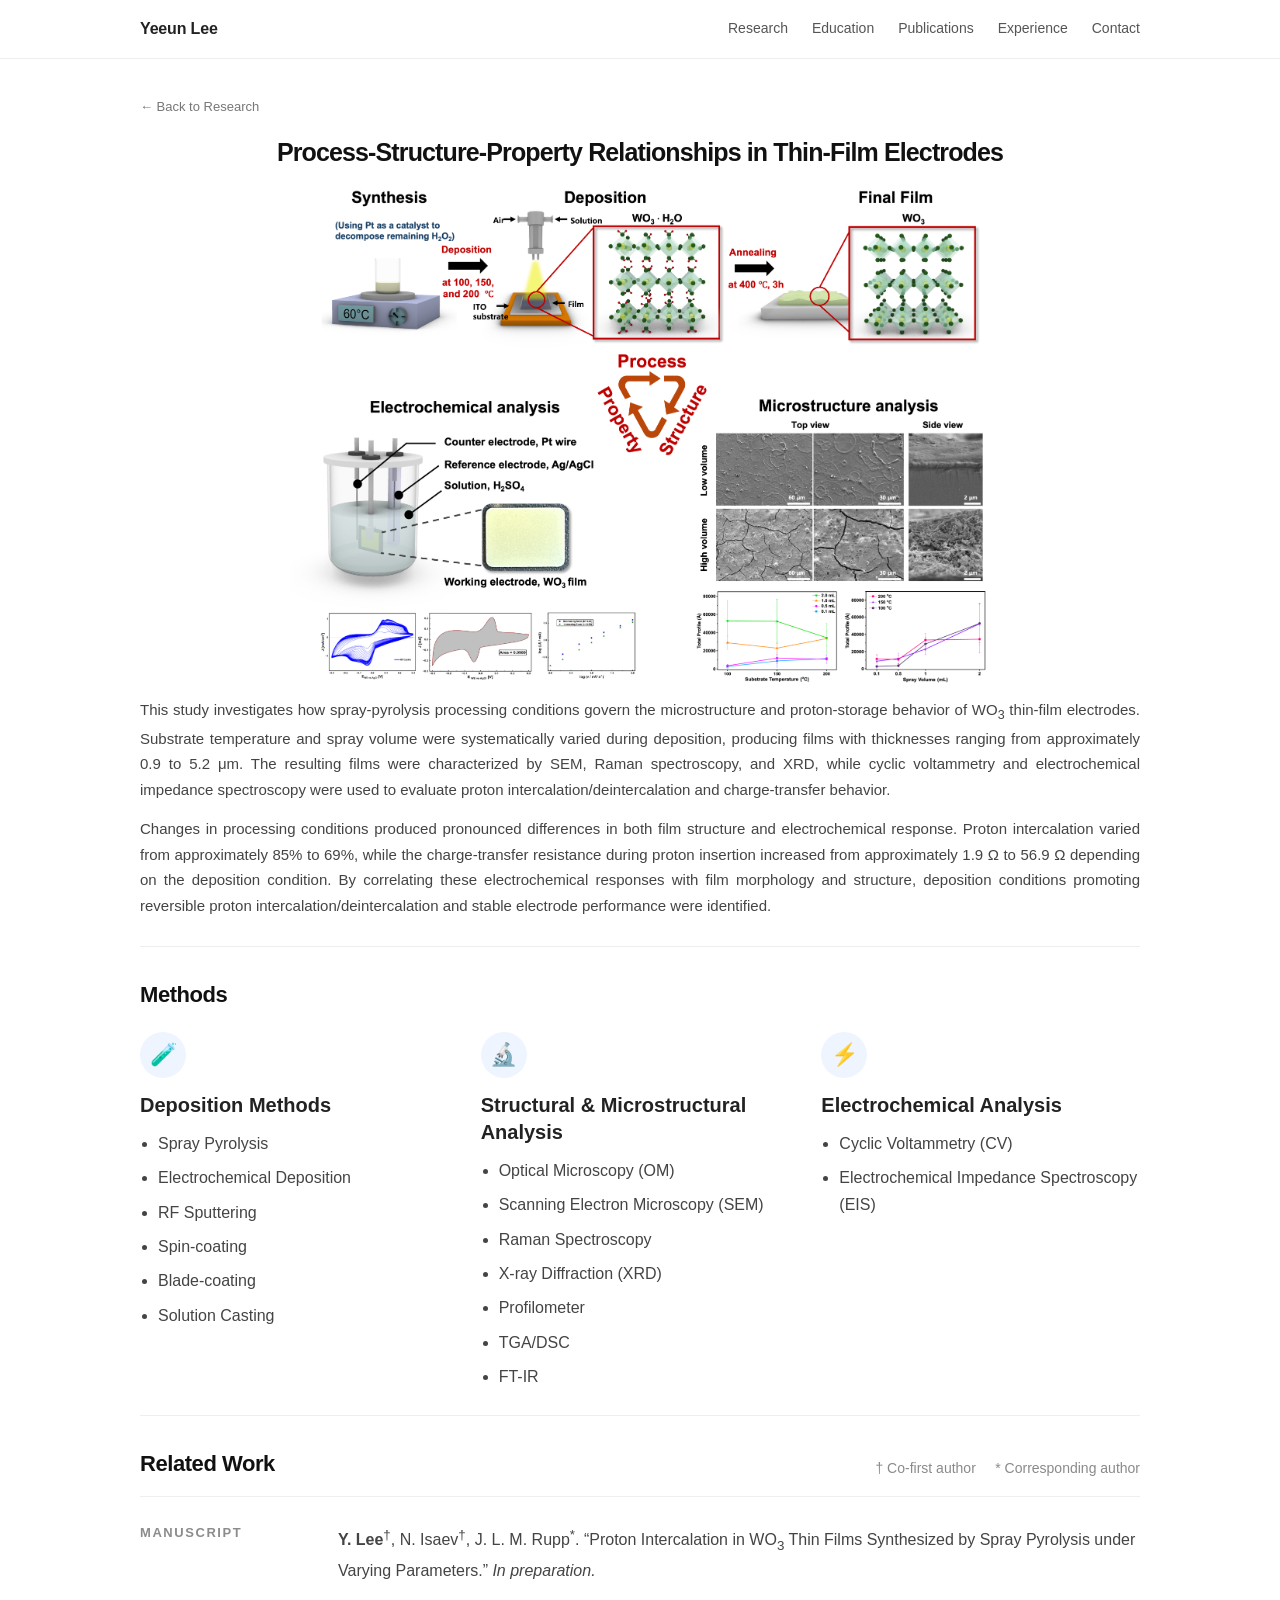
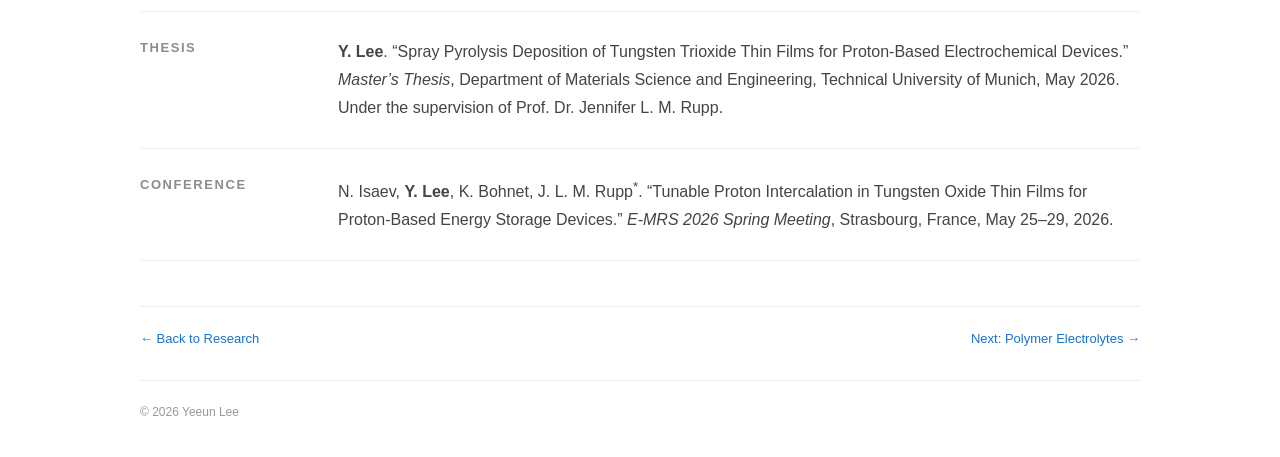
<file: research-thinfilm.html>
<!DOCTYPE html>
<html lang="en">

<head>
  <meta charset="UTF-8">
  <meta name="viewport" content="width=device-width, initial-scale=1.0">

  <title>Thin-Film Electrodes | Yeeun Lee</title>

  <meta
    name="description"
    content="Research on process–structure–property relationships in WO3 thin-film electrodes by Yeeun Lee."
  >

  <link rel="stylesheet" href="style.css">
  
  <link rel="icon" type="image/png" href="/favicon.png?v=13">
  <link rel="shortcut icon" type="image/png" href="/favicon.png?v=13">
  <link rel="apple-touch-icon" href="/favicon.png?v=13">
</head>


<body>


  <!-- =========================
       Navigation
  ========================== -->

  <header class="site-header">

    <div class="nav-wrap">

      <a class="site-name" href="index.html#home">
        Yeeun Lee
      </a>

      <nav class="nav-links" aria-label="Primary navigation">

        <a href="index.html#research">
          Research
        </a>

        <a href="index.html#education">
          Education
        </a>
        
        <a href="index.html#publications">
          Publications
        </a>

        <a href="index.html#experience">
          Experience
        </a>

        <a href="index.html#contact">
          Contact
        </a>

      </nav>

    </div>

  </header>



  <!-- =========================
       Main
  ========================== -->

  <main class="page-shell research-detail-page">


    <!-- =========================
         Research Header
    ========================== -->

    <section class="research-detail-header">

      <a
        href="index.html#research"
        class="back-to-research"
      >
        ← Back to Research
      </a>


      <h1>
        Process-Structure-Property Relationships
        in Thin-Film Electrodes
      </h1>

    </section>



    <!-- =========================
         Main Figure
    ========================== -->

    <section class="research-detail-figure">

    <img
      src="images/thinfilm-detail.png"
      alt="WO3 thin-film fabrication, characterization, and electrochemical analysis"
    >


    </section>



    <!-- =========================
         Overview
    ========================== -->

<section class="research-overview-text">

  <p>
    This study investigates how spray-pyrolysis processing conditions govern
    the microstructure and proton-storage behavior of WO<sub>3</sub> thin-film
    electrodes. Substrate temperature and spray volume were systematically
    varied during deposition, producing films with thicknesses ranging from
    approximately 0.9 to 5.2 μm. The resulting films were characterized by
    SEM, Raman spectroscopy, and XRD, while cyclic voltammetry and
    electrochemical impedance spectroscopy were used to evaluate proton
    intercalation/deintercalation and charge-transfer behavior.
  </p>

  <p>
    Changes in processing conditions produced pronounced differences in both
    film structure and electrochemical response. Proton intercalation varied
    from approximately 85% to 69%, while the charge-transfer resistance during
    proton insertion increased from approximately 1.9 Ω to 56.9 Ω depending
    on the deposition condition. By correlating these electrochemical responses
    with film morphology and structure, deposition conditions promoting
    reversible proton intercalation/deintercalation and stable electrode
    performance were identified.
  </p>

</section>

</section>





    <!-- =========================
         Methods
    ========================== -->

<section class="research-detail-section methods-section">

  <h2>Methods</h2>

  <div class="methods-grid">

    <!-- 1 -->
    <div class="method-block">
      <div class="method-icon">🧪</div>
      <h3>Deposition Methods</h3>
      <ul>
        <li>Spray Pyrolysis</li>
        <li>Electrochemical Deposition</li>
        <li>RF Sputtering</li>
        <li>Spin-coating</li>
        <li>Blade-coating</li>
        <li>Solution Casting</li>
      </ul>
    </div>

    <!-- 2 -->
    <div class="method-block">
      <div class="method-icon">🔬</div>
      <h3>Structural &amp; Microstructural Analysis</h3>
      <ul>
        <li>Optical Microscopy (OM)</li>        
        <li>Scanning Electron Microscopy (SEM)</li>
        <li>Raman Spectroscopy</li>
        <li>X-ray Diffraction (XRD)</li>
        <li>Profilometer</li>
        <li>TGA/DSC</li>
        <li>FT-IR</li>   
      </ul>
    </div>

    <!-- 3 -->
    <div class="method-block">
      <div class="method-icon">⚡</div>
      <h3>Electrochemical Analysis</h3>
      <ul>
        <li>Cyclic Voltammetry (CV)</li>
        <li>Electrochemical Impedance Spectroscopy (EIS)</li>
      </ul>
    </div>

  </div>

</section>



<!-- =========================
     Related Work
========================== -->
<section class="research-detail-section related-work-section">

  <div class="related-work-header">
    <h2>Related Work</h2>
    <div class="related-work-note">
      † Co-first author &nbsp;&nbsp;&nbsp; * Corresponding author
    </div>
  </div>

  <div class="related-work-list">

    <!-- Manuscript -->
    <div class="related-work-row">
      <div class="related-work-type">MANUSCRIPT</div>
      <div class="related-work-content">
        <strong>Y. Lee</strong><sup>†</sup>, N. Isaev<sup>†</sup>, J. L. M. Rupp<sup>*</sup>.
        “Proton Intercalation in WO<sub>3</sub> Thin Films Synthesized by Spray Pyrolysis under Varying Parameters.”
        <em>In preparation.</em>
      </div>
    </div>

    <!-- Master's Thesis -->
    <div class="related-work-row">
      <div class="related-work-type">THESIS</div>
      <div class="related-work-content">
        <strong>Y. Lee</strong>.
        “Spray Pyrolysis Deposition of Tungsten Trioxide Thin Films for Proton-Based Electrochemical Devices.”
        <em>Master’s Thesis</em>, Department of Materials Science and Engineering,
        Technical University of Munich, May 2026.
        Under the supervision of Prof. Dr. Jennifer L. M. Rupp.
      </div>
    </div>

    <!-- Conference -->
    <div class="related-work-row">
      <div class="related-work-type">CONFERENCE</div>
      <div class="related-work-content">
        N. Isaev, <strong>Y. Lee</strong>, K. Bohnet, J. L. M. Rupp<sup>*</sup>.
        “Tunable Proton Intercalation in Tungsten Oxide Thin Films for Proton-Based Energy Storage Devices.”
        <em>E-MRS 2026 Spring Meeting</em>, Strasbourg, France, May 25–29, 2026.
      </div>
    </div>

  </div>

</section>



    <!-- =========================
         Bottom Navigation
    ========================== -->

    <div class="research-detail-bottom-nav">

      <a href="index.html#research">
        ← Back to Research
      </a>

      <a href="research-polymer.html">
        Next: Polymer Electrolytes →
      </a>

    </div>


  </main>



  <!-- =========================
       Footer
  ========================== -->

  <footer class="footer">

    <p>
      © 2026 Yeeun Lee
    </p>

  </footer>


</body>

</html>
</file>
<file: style.css>
/* =========================================================
   Yeeun Lee — Academic Homepage
   Minimal academic layout inspired by research-focused sites
   ========================================================= */


/* ===============================
   BASIC SETTINGS
================================ */

* {
  margin: 0;
  padding: 0;
  box-sizing: border-box;
}

html {
  scroll-behavior: smooth;
}

body {
  background: #ffffff;
  color: #222222;

  font-family:
    Arial,
    Helvetica,
    sans-serif;

  font-size: 16px;
  line-height: 1.55;
}

a {
  color: #1772d0;
  text-decoration: none;
}

a:hover {
  text-decoration: underline;
}

strong {
  font-weight: 600;
}


/* ===============================
   HEADER / NAVIGATION
================================ */

.site-header {
  width: 100%;
  background: rgba(255, 255, 255, 0.96);
  border-bottom: 1px solid #eeeeee;

  position: sticky;
  top: 0;
  z-index: 100;

  backdrop-filter: blur(8px);
}

.nav-wrap {
  width: calc(100% - 40px);
  max-width: 1000px;
  min-height: 58px;

  margin: 0 auto;

  display: flex;
  align-items: center;
  justify-content: space-between;

  gap: 24px;
}

.site-name {
  color: #222222;

  font-size: 16px;
  font-weight: 700;
  letter-spacing: -0.01em;
}

.site-name:hover {
  text-decoration: none;
}

.nav-links {
  display: flex;
  align-items: center;
  gap: 24px;

  font-size: 14px;
}

.nav-links a {
  color: #555555;
}

.nav-links a:hover {
  color: #1772d0;
  text-decoration: none;
}


/* ===============================
   PAGE WIDTH
================================ */

.page-shell {
  width: calc(100% - 40px);
  max-width: 1000px;

  margin: 0 auto;
}


/* ===============================
   INTRO
================================ */

.intro {
  display: grid;
  grid-template-columns: minmax(0, 1fr) 270px;
  gap: 42px;

  align-items: start;

  padding: 58px 0 48px;
}

.intro h1 {
  margin-bottom: 3px;

  color: #111111;

  font-size: 34px;
  line-height: 1.15;
  letter-spacing: -0.03em;
}

.intro-role {
  margin-bottom: 18px;

  color: #666666;

  font-size: 17px;
}

.intro-text > p:not(.intro-role) {
  margin-bottom: 12px;

  text-align: justify;
  text-justify: inter-word;
  hyphens: auto;
}

.profile-links {
  display: flex;
  flex-wrap: wrap;
  align-items: center;
  gap: 7px;

  margin-top: 19px;

  font-size: 14px;
}

.profile-links span {
  color: #b2b2b2;
}

.intro-photo {
  width: 270px;
  height: 340px;

  margin-top: 34px;

  overflow: hidden;

  border-radius: 8px;
  background: #f2f2f2;
}

.intro-photo img {
  display: block;

  width: 100%;
  height: 100%;

  object-fit: cover;
  object-position: center;
}


/* ===============================
   GENERAL SECTION
================================ */

.section {
  padding: 34px 0 39px;
  border-top: 1px solid #eeeeee;
}

.section h2 {
  margin-bottom: 16px;

  color: #111111;

  font-size: 23px;
  line-height: 1.25;
  letter-spacing: -0.025em;
}

.section-intro {
  max-width: 100%;

  margin-bottom: 27px;

  color: #555555;

  text-align: justify;
  text-justify: inter-word;
  hyphens: auto;
}


/* ===============================
   RESEARCH ENTRIES
================================ */

.research-entry {
  display: grid;

  grid-template-columns:
    260px
    minmax(0, 1fr);

  gap: 26px;

  align-items: center;

  padding: 20px 0;
}

.research-entry + .research-entry {
  border-top: 1px solid #f3f3f3;
}

/* Research links */

.research-copy h3 a {
  color: #1772d0;
  text-decoration: none;
}

.research-copy h3 a:hover {
  text-decoration: underline;
}

.research-figure a {
  display: block;
}

.research-figure img {
  transition: opacity 0.18s ease;
}

.research-figure a:hover img {
  opacity: 0.88;
  cursor: pointer;
}

/* ===============================
   RESEARCH FIGURES
================================ */

.research-entry {
  display: grid;

  grid-template-columns:
    340px
    minmax(0, 1fr);

  gap: 30px;

  align-items: center;

  padding: 22px 0;
}

.research-figure {
  width: 340px;

  overflow: hidden;

  border: none;
  border-radius: 0;

  background: #ffffff;
}

.research-figure img {
  display: block;

  width: 100%;
  height: auto;

  object-fit: contain;
}


/* ===============================
   RESEARCH TEXT
================================ */

.research-copy h3 {
  margin-bottom: 5px;

  color: #1772d0;

  font-size: 17px;
  line-height: 1.35;
  font-weight: 600;
}

.research-meta {
  margin-bottom: 9px;

  color: #777777;

  font-size: 13.5px;
  line-height: 1.45;
}

.research-copy > p:not(.research-meta):not(.entry-links) {
  color: #333333;

  font-size: 15px;
  line-height: 1.6;

  text-align: justify;
  text-justify: inter-word;
  hyphens: auto;
}

/* ===============================
   FUTURE DIRECTIONS
================================ */

.future-section {
  width: 100%;
  padding: 10px 0 39px;
}

.future-card {
  width: 100%;

  padding: 24px 28px;

  border: 1px solid #e7eef6;
  border-radius: 8px;

  background: #f7faff;
}

.future-label {
  margin-bottom: 6px;

  color: #6d85a0;

  font-size: 11px;
  font-weight: 700;
  letter-spacing: 0.10em;
}

.future-card h2 {
  margin-bottom: 6px;

  color: #1772d0;

  font-size: 19px;
  line-height: 1.35;
  font-weight: 600;
  letter-spacing: 0;
}

.future-meta {
  margin-bottom: 10px;

  color: #777777;

  font-size: 13.5px;
  line-height: 1.45;
}

.future-text {
  width: 100%;
  max-width: none;

  color: #333333;

  font-size: 15px;
  line-height: 1.6;
}

/* =========================================
   EDUCATION
========================================= */

.education-list {
  width: 100%;
}

.education-entry {
  display: flex;
  justify-content: space-between;
  align-items: flex-start;

  gap: 30px;

  padding: 17px 0;
}

.education-entry + .education-entry {
  border-top: 1px solid #f0f0f0;
}

.education-main {
  min-width: 0;
}

.education-main h3 {
  margin: 0 0 4px;

  color: #222222;

  font-size: 16px;
  font-weight: 600;
  line-height: 1.4;
}

.education-school {
  margin: 0;

  color: #444444;

  font-size: 14.5px;
  line-height: 1.5;
}

.education-school span {
  color: #777777;
}

.education-detail {
  margin: 5px 0 0;

  color: #777777;

  font-size: 14.5px;
  line-height: 1.5;
}

.education-date {
  flex-shrink: 0;

  color: #777777;

  font-size: 14.5px;
  line-height: 1.5;

  text-align: right;
  white-space: nowrap;
}


/* Mobile */

@media (max-width: 600px) {

  .education-entry {
    flex-direction: column;
    gap: 5px;
  }

  .education-date {
    text-align: left;
  }

}

/* ===============================
   PUBLICATIONS & PRESENTATIONS
================================ */

.publication-group {
  width: 100%;
  max-width: none;
}

.publication-group + .publication-group {
  margin-top: 28px;
}

.publication-subtitle {
  margin-bottom: 12px;

  color: #222222;

  font-size: 17px;
  font-weight: 600;
}

.publication-list {
  margin: 0;
  padding-left: 24px;
}

.publication-list li {
  margin-bottom: 11px;
  padding-left: 5px;

  color: #444444;

  font-size: 14.5px;
  line-height: 1.6;

  text-align: justify;
  text-justify: inter-word;
  hyphens: auto;
}

.publication-list strong {
  color: #222222;
  font-weight: 600;
}

.publication-list em {
  color: #666666;
}

.publication-list sup {
  font-size: 9px;
}

.publication-heading-row {
  width: 100%;

  display: flex;
  justify-content: space-between;
  align-items: baseline;

  gap: 20px;

  margin-bottom: 12px;
}

.publication-subtitle {
  margin: 0;

  color: #222222;

  font-size: 17px;
  font-weight: 600;
}

.author-note {
  margin: 0;

  color: #888888;

  font-size: 12px;
  line-height: 1.4;

  text-align: right;
  white-space: nowrap;
}

.author-note sup {
  font-size: 9px;
}

.presentation-group {
  width: 100%;
  max-width: none;

  padding-top: 22px;

  border-top: 1px solid #f0f0f0;
}


/* Mobile */

@media (max-width: 600px) {

  .publication-heading-row {
    flex-direction: column;
    align-items: flex-start;
    gap: 4px;
  }

  .author-note {
    text-align: left;
    white-space: normal;
  }

}


/* ===============================
   EXPERIENCE
================================ */

.timeline {
  width: 100%;
  max-width: none;
}

.timeline-row {
  display: grid;

  grid-template-columns:
    90px
    minmax(0, 1fr);

  gap: 18px;

  width: 100%;

  padding: 14px 0;
}

.timeline-row + .timeline-row {
  border-top: 1px solid #f3f3f3;
}

.timeline-year {
  color: #888888;

  font-size: 13.5px;
}

.timeline-row h3 {
  margin-bottom: 3px;

  color: #222222;

  font-size: 16px;
  font-weight: 600;
}

.timeline-row p {
  color: #555555;
}

.experience-link {
  margin-top: 8px;
  margin-bottom: 14px;
  font-size: 0.95rem;
  color: #777;
}

.experience-link span {
  margin-right: 6px;
}

.experience-link a {
  color: inherit;
  text-decoration: underline;
  text-underline-offset: 3px;
}

.experience-link a:hover {
  color: #333;
}

/* ===============================
   EXPERIENCE DETAILS
================================ */

.experience-content {
  width: 100%;
  min-width: 0;
}

.experience-header {
  display: flex;
  justify-content: space-between;
  align-items: baseline;

  width: 100%;

  gap: 20px;

  margin-bottom: 4px;
}

.experience-header h3 {
  margin: 0;

  color: #222222;

  font-size: 16px;
  font-weight: 600;
}

.experience-advisor {
  flex-shrink: 0;

  color: #777777;

  font-size: 14.5px;
  font-style: italic;

  text-align: right;
}

.experience-project {
  margin-bottom: 4px;

  color: #333333;

  font-size: 14px;
  font-weight: 600;
}

.experience-content > p:not(.experience-project) {
  color: #555555;

  font-size: 14px;
  line-height: 1.6;
}


/* ===============================
   CONTACT
================================ */

.contact-section p {
  width: 100%;
  max-width: none;
}

.contact-links {
  display: flex;
  flex-wrap: wrap;

  gap: 8px;

  margin-top: 12px;
}

.contact-links span {
  color: #bbbbbb;
}



/* ===============================
   FOOTER
================================ */

.footer {
  width: calc(100% - 40px);
  max-width: 1000px;

  margin: 0 auto;

  padding: 22px 0 36px;

  border-top: 1px solid #eeeeee;

  color: #999999;

  font-size: 12px;
}


/* ===============================
   TABLET
================================ */

@media (max-width: 760px) {

  .site-header {
    position: static;
  }

  .nav-wrap {
    min-height: 54px;
  }

  .nav-links {
    gap: 15px;

    font-size: 13px;
  }

  .intro {
    grid-template-columns: minmax(0, 1fr) 220px;
    gap: 30px;

    padding-top: 42px;
  }

  .intro-photo {
    width: 220px;
    height: 220px;
  }

  .research-entry {
    grid-template-columns:
      220px
      minmax(0, 1fr);

    gap: 20px;
  }

  .research-figure {
    width: 220px;
  }

}


/* ===============================
   MOBILE
================================ */

@media (max-width: 600px) {

  .nav-wrap,
  .page-shell,
  .footer {
    width: calc(100% - 32px);
  }

  .nav-wrap {
    align-items: flex-start;
    flex-direction: column;

    gap: 7px;

    padding: 12px 0;
  }

  .nav-links {
    width: 100%;

    gap: 14px;

    overflow-x: auto;

    padding-bottom: 2px;

    white-space: nowrap;
  }

  .intro {
    grid-template-columns: 1fr;

    gap: 25px;

    padding: 35px 0 38px;
  }

  .intro-text {
    order: 2;
  }

  .intro-photo {
    order: 1;

    width: 180px;
    height: 180px;
  }

  .intro h1 {
    font-size: 31px;
  }

  .research-entry {
    grid-template-columns: 1fr;

    gap: 14px;

    padding: 20px 0;
  }

  .research-figure {
    width: 100%;
    max-width: 360px;
  }



  .future-card {
    padding: 20px;
  }

  .future-card h2 {
    font-size: 18px;
  }

  .timeline-row {
    grid-template-columns: 1fr;

    gap: 3px;
  }

}


/* ===============================
   SMALL MOBILE
================================ */

@media (max-width: 390px) {

  body {
    font-size: 15px;
  }

  .nav-links {
    gap: 12px;

    font-size: 12.5px;
  }

  .intro h1 {
    font-size: 29px;
  }

  .section h2 {
    font-size: 22px;
  }

}


/* =========================================================
   RESEARCH DETAIL PAGE
========================================================= */


/* ===============================
   PAGE
================================ */

.research-detail-page {
  padding-bottom: 30px;
}


/* ===============================
   HEADER
================================ */

.research-detail-header {
  padding: 52px 0 30px;
}

.back-to-research {
  display: inline-block;

  margin-bottom: 20px;

  color: #777777;

  font-size: 13px;
  font-weight: 500;
}

.back-to-research:hover {
  color: #1772d0;

  text-decoration: none;
}

.research-detail-header h1 {
  max-width: 820px;

  margin-bottom: 13px;
  text-align: center;
  color: #111111;

  font-size: 25px;
  line-height: 1.2;
  letter-spacing: -0.035em;
  text-align: center;
}

.research-detail-tags {
  margin-bottom: 22px;

  color: #777777;

  font-size: 14px;
  line-height: 1.5;
}

.research-detail-intro {
  max-width: 900px;

  color: #444444;

  font-size: 17px;
  line-height: 1.7;

  text-align: justify;
  text-justify: inter-word;
}


/* ===============================
   HERO FIGURE
================================ */

.research-detail-figure {
  margin-bottom: 45px;
}

.research-detail-figure img {
  display: block;

  width: 100%;
  max-width: 700px;

  margin: 0 auto;

  object-fit: contain;
}

.figure-caption {
  max-width: 900px;

  margin: 12px auto 0;

  color: #888888;

  font-size: 12.5px;
  line-height: 1.5;
}

/* WO3 overview text */

.research-overview-text {
  width: 100%;
  padding: 20px 0 34px;
  border: none;
}

.research-overview-text p {
  margin: 0 0 14px;

  color: #444444;

  font-size: 15px;
  line-height: 1.7;

  text-align: justify;
  text-justify: inter-word;
  hyphens: auto;
}

.research-overview-text p:last-child {
  margin-bottom: 0;
}

/* ===============================
   CONTENT SECTIONS
================================ */

.research-detail-section {
  padding: 34px 0;

  border-top: 1px solid #eeeeee;
}

.research-detail-section h2 {
  margin-bottom: 16px;

  color: #111111;

  font-size: 22px;
  line-height: 1.3;
  letter-spacing: -0.02em;
}

.research-detail-section > p {
  width: 100%;

  margin-bottom: 13px;

  color: #444444;

  font-size: 15px;
  line-height: 1.7;

  text-align: justify;
  text-justify: inter-word;
  hyphens: auto;
}

/* =========================================
   METHODS SECTION
========================================= */

.methods-section {
  padding-top: 34px;
  padding-bottom: 24px;
}

.methods-section h2 {
  margin-bottom: 22px;
}

.methods-grid {
  display: grid;
  grid-template-columns: repeat(3, minmax(0, 1fr));
  gap: 22px;
  align-items: start;
}

.method-block {
  padding: 0;
  border: none;
  border-radius: 0;
  background: transparent;
  box-shadow: none;
}

.method-block:hover {
  transform: none;
  box-shadow: none;
}

.method-icon {
  width: 46px;
  height: 46px;
  margin-bottom: 14px;

  display: flex;
  align-items: center;
  justify-content: center;

  border-radius: 50%;
  background: #eef5ff;
  color: #1772d0;

  font-size: 22px;
  line-height: 1;
}

.method-block h3 {
  margin-bottom: 12px;
  color: #222222;
  font-size: 20px;
  line-height: 1.35;
  font-weight: 700;
}

.method-block ul {
  margin: 0;
  padding-left: 18px;
}

.method-block li {
  margin-bottom: 8px;
  color: #444444;
  font-size: 16px;
  line-height: 1.65;
}

.method-block li:last-child {
  margin-bottom: 0;
}


/* =========================================
   TABLET
========================================= */

@media (max-width: 980px) {
  .methods-grid {
    grid-template-columns: 1fr;
    gap: 18px;
  }

  .method-block {
    padding: 20px 20px 18px;
  }
}


/* =========================================
   MOBILE
========================================= */

@media (max-width: 600px) {
  .method-block h3 {
    font-size: 18px;
  }

  .method-block li {
    font-size: 15px;
  }

  .method-icon {
    width: 42px;
    height: 42px;
    font-size: 20px;
  }
}


/* =========================================
   RELATED WORK
========================================= */

.related-work-section {
  padding-top: 34px;
  padding-bottom: 20px;
}

.related-work-header {
  display: flex;
  justify-content: space-between;
  align-items: flex-end;
  gap: 24px;
  margin-bottom: 18px;
}

.related-work-header h2 {
  margin-bottom: 0;
}

.related-work-note {
  color: #8a8a8a;
  font-size: 14px;
  line-height: 1.4;
  text-align: right;
  white-space: nowrap;
}

.related-work-list {
  border-top: 1px solid #efefef;
}

.related-work-row {
  display: grid;
  grid-template-columns: 170px minmax(0, 1fr);
  gap: 28px;
  padding: 26px 0;
  border-bottom: 1px solid #efefef;
}

.related-work-type {
  color: #8c8c8c;
  font-size: 13px;
  font-weight: 700;
  letter-spacing: 0.12em;
}

.related-work-content {
  color: #444444;
  font-size: 16px;
  line-height: 1.75;
}

.related-work-content strong {
  font-weight: 700;
}

.related-work-content em {
  font-style: italic;
}

/* tablet / mobile */
@media (max-width: 760px) {
  .related-work-header {
    flex-direction: column;
    align-items: flex-start;
  }

  .related-work-note {
    text-align: left;
    white-space: normal;
  }

  .related-work-row {
    grid-template-columns: 1fr;
    gap: 10px;
    padding: 22px 0;
  }
}
/* =========================================
   WO3 DETAIL PAGE - FINAL SPACING
========================================= */


/* 제목 가운데 정렬 */
.research-detail-header h1 {
  display: block;
  width: 100% !important;
  max-width: none !important;

  margin: 0 auto !important;

  text-align: center !important;
}


/* Back to Research는 왼쪽 유지 */
.back-to-research {
  display: inline-block;
  text-align: left;
}


/* 제목 영역 아래 여백 줄이기 */
.research-detail-header {
  padding: 35px 0 15px;
}


/* Figure 아래 여백 거의 제거 */
.research-detail-figure {
  margin-bottom: 12px !important;
}


/* Figure와 첫 문단을 더 가깝게 */
.research-overview-text {
  width: 100%;

  padding: 0 0 28px !important;
  margin: 0 !important;

  border: none !important;
}


/* 첫 번째 문단 위 여백 제거 */
.research-overview-text p:first-child {
  margin-top: 0 !important;
}


/* 본문 문단 간격 */
.research-overview-text p {
  margin-bottom: 14px;

  color: #444444;

  font-size: 15px;
  line-height: 1.7;

  text-align: justify;
  text-justify: inter-word;
  hyphens: auto;
}

/* ===============================
   BOTTOM NAVIGATION
================================ */

.research-detail-bottom-nav {
  display: flex;
  justify-content: space-between;
  align-items: center;

  gap: 20px;

  margin-top: 25px;

  padding-top: 22px;

  border-top: 1px solid #eeeeee;

  font-size: 13px;
}


/* ===============================
   TABLET
================================ */

@media (max-width: 760px) {

  .research-detail-header h1 {
    font-size: 31px;
  }

  .methods-grid {
    grid-template-columns: 1fr;
  }

}


/* ===============================
   MOBILE
================================ */

@media (max-width: 600px) {

  .research-detail-header {
    padding-top: 35px;
  }

  .research-detail-header h1 {
    font-size: 27px;
  }

  .research-detail-intro {
    font-size: 16px;

    text-align: left;
  }

  .research-detail-section > p {
    text-align: left;

    hyphens: none;
  }

  .finding-item p,
  .related-work-item p {
    text-align: left;
  }

  .related-work-item {
    grid-template-columns: 1fr;

    gap: 5px;
  }

  .research-detail-bottom-nav {
    flex-direction: column;
    align-items: flex-start;

    gap: 8px;
  }

}

/* =========================================
   PVDF-HFP DETAIL FIGURE ONLY
========================================= */

.polymer-detail-figure {
  width: 100%;
  margin-bottom: 12px !important;
}

.polymer-detail-figure img {
  display: block;

  width: 100% !important;
  max-width: none !important;

  height: auto;

  margin: 0 auto;
}


/* =========================================
   ML METHODS ICONS
========================================= */

.method-icon-svg svg {
  width: 34px;
  height: 34px;

  fill: none;

  stroke: #1772d0;
  stroke-width: 3.2;

  stroke-linecap: round;
  stroke-linejoin: round;
}


/* Validation badge */

.method-icon-svg .validation-circle {
  fill: #1772d0;
  stroke: #1772d0;
}

.method-icon-svg .validation-check {
  fill: none;

  stroke: #ffffff;
  stroke-width: 2.8;

  stroke-linecap: round;
  stroke-linejoin: round;
}


/* =========================================
   POLYMER PAGE — KEY RESULTS
========================================= */

.results-section h2 {
  margin-bottom: 22px;
}

.results-grid {
  display: grid;
  grid-template-columns: repeat(2, minmax(0, 1fr));
  gap: 34px 30px;
}

.result-card {
  margin: 0;
}

.result-card.result-wide {
  grid-column: 1 / -1;
}

.result-card img {
  display: block;
  width: 100%;
  height: auto;
}

.result-card.result-narrow img {
  max-width: 520px !important;
}

.result-card.result-wide img {
  max-width: 900px;
  margin: 0 auto;
}

.result-card figcaption {
  max-width: 900px;
  margin: 12px auto 0;
}

.result-card h3 {
  margin-bottom: 4px;
  color: #111111;
  font-size: 16px;
  line-height: 1.35;
}

.result-card p {
  color: #555555;
  font-size: 14px;
  line-height: 1.6;
}

@media (max-width: 760px) {
  .results-grid {
    grid-template-columns: 1fr;
    gap: 28px;
  }
}


/* Polymer page: three parts (figure + text) */
.polymer-part {
  margin: 0 0 46px;
}

.polymer-part h2 {
  margin: 0 0 18px;
  font-size: 22px;
  font-weight: 700;
  color: #222222;
}

.polymer-part .polymer-detail-figure {
  margin: 0 0 16px !important;
}
</file>
